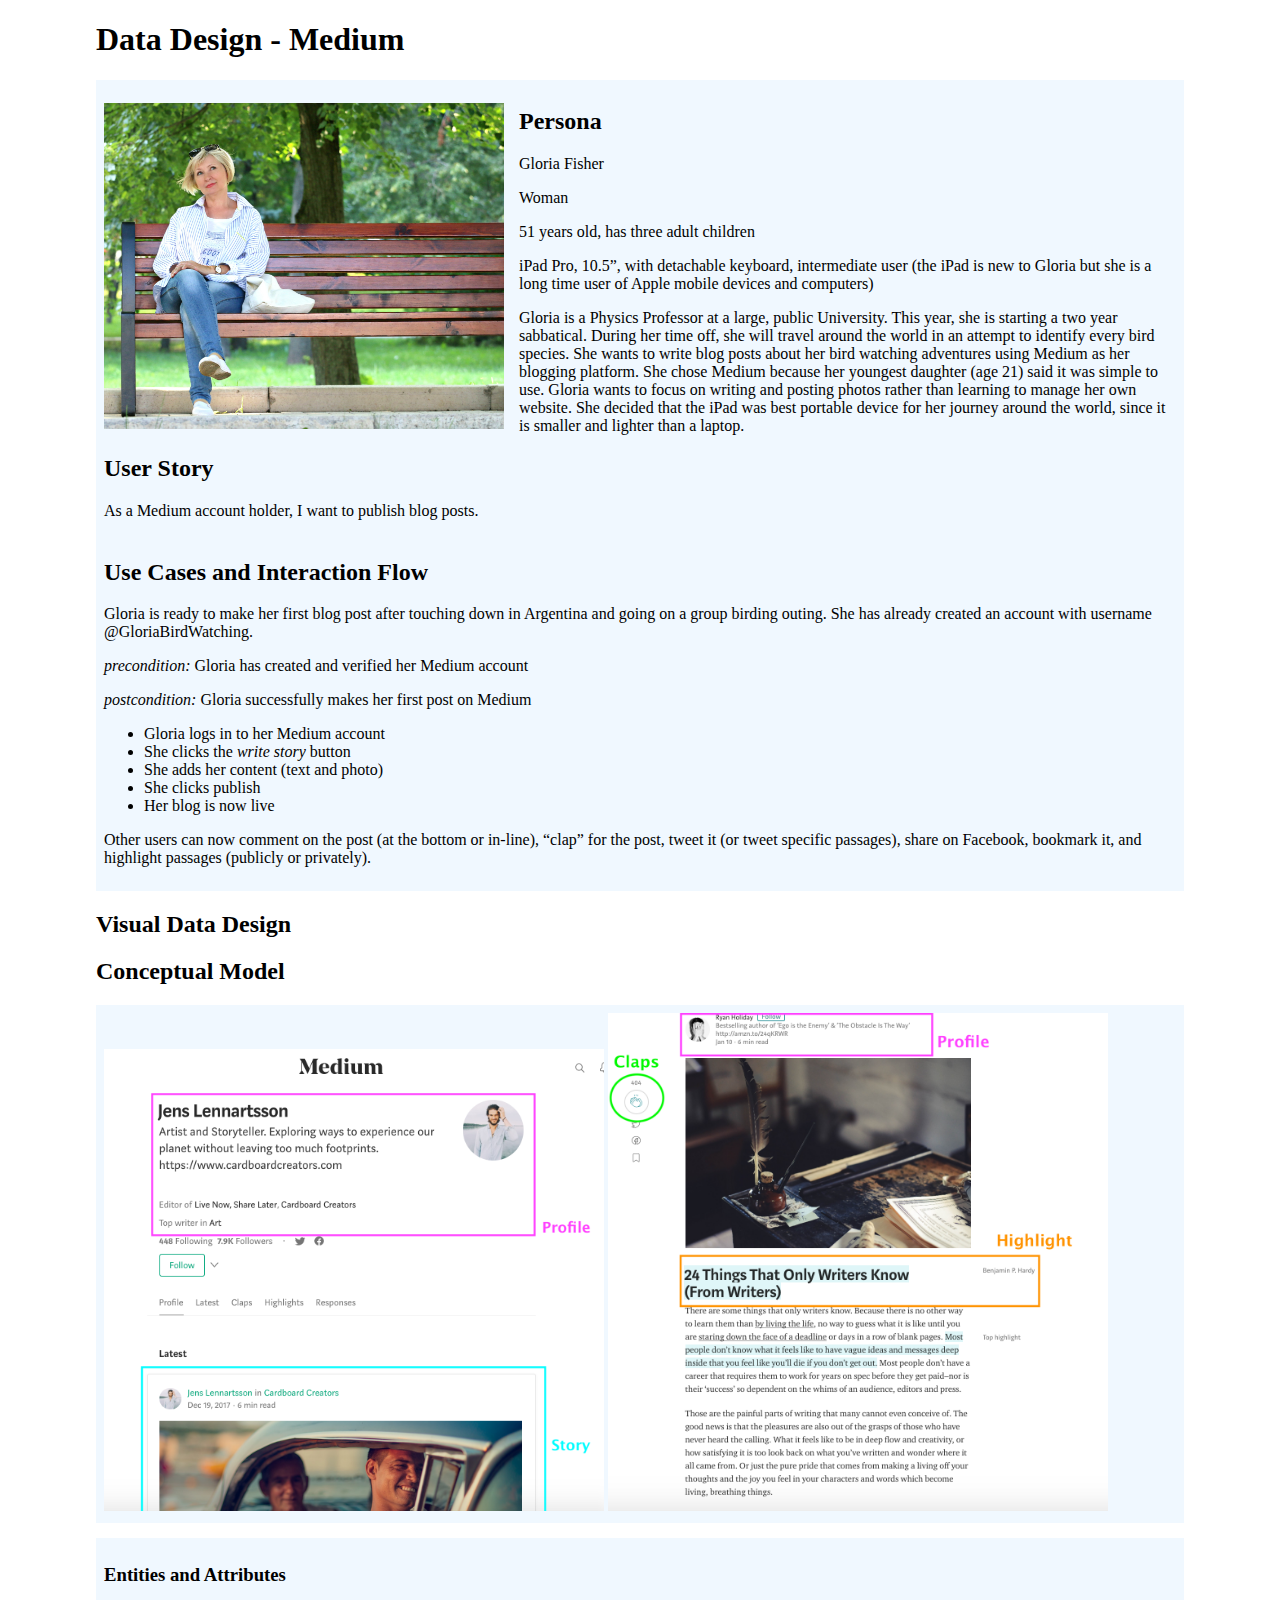
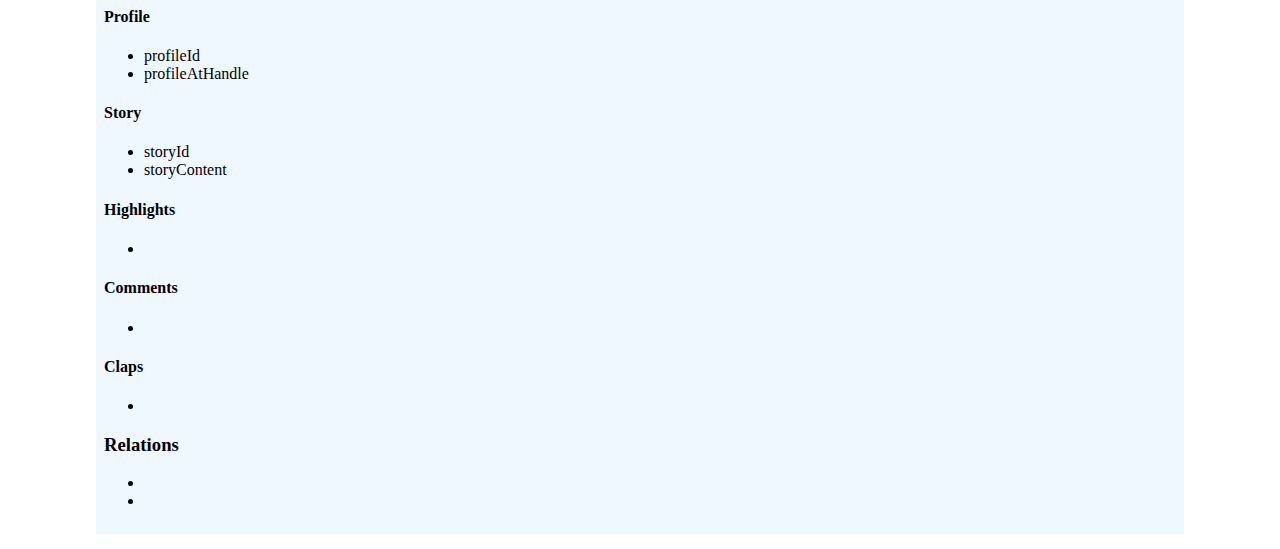
<file: index.html>
<!DOCTYPE html>
<html lang="en">
	<head>
		<meta charset="UTF-8">
		<title>Data Design Project</title>
		<link rel="stylesheet" type="text/css" href="style.css" />
	</head>
	<body>
		<h1>Data Design - Medium</h1>
		<div class="persona">
			<img class="persona" src="Images/woman-gloria-persona.jpeg" alt="Photo of Gloria" width="400" />
		<h2>Persona</h2>
		<p>Gloria Fisher</p>
		<p>Woman</p>
		<p>51 years old, has three adult children</p>
		<p>iPad Pro, 10.5”, with detachable keyboard, intermediate user (the iPad is new to Gloria but she is a long time user of Apple mobile devices and computers)</p>
		<p>Gloria is a Physics Professor at a large, public University. This year, she is starting a two year sabbatical. During her time off, she will travel around the world in an attempt to identify every bird species. She wants to write blog posts about her bird watching adventures using Medium as her blogging platform. She chose Medium because her youngest daughter (age 21) said it was simple to use. Gloria wants to focus on writing and posting photos rather than learning to manage her own website. She decided that the iPad was best portable device for her journey around the world, since it is smaller and lighter than a laptop.</p>
		<h2>User Story</h2>
		<p>As a Medium account holder, I want to publish blog posts.</p>
		</div>

		<br>
		<br>

		<div class="usecases">
		<h2>Use Cases and Interaction Flow</h2>
		<p>Gloria is ready to make her first blog post after touching down in Argentina and going on a group birding outing. She has already created an account with username @GloriaBirdWatching.</p>
		<p><em>precondition:</em> Gloria has created and verified her Medium account</p>
		<p><em>postcondition:</em> Gloria successfully makes her first post on Medium</p>
		<ul>
			<li>Gloria logs in to her Medium account</li>
			<li>She clicks the <em>write story</em> button</li>
			<li>She adds her content (text and photo)</li>
			<li>She clicks publish</li>
			<li>Her blog is now live</li>
		</ul>
		<p>Other users can now comment on the post (at the bottom or in-line), “clap” for the post, tweet it (or tweet specific passages), share on Facebook, bookmark it, and highlight passages (publicly or privately).</p>
		</div>

		<h2>Visual Data Design</h2>
		<h2>Conceptual Model</h2>

		<div>
		<img class=conceptualmodel src="Images/Medium-Profile-Image.png" alt="Medium Profile" width="500" />
			<img class=conceptualmodelstory src="Images/Medium-Story-Image.png" alt="Medium Story" width="500" />
		</div>

		<div>
		<h3>Entities and Attributes</h3>
			<h4>Profile</h4>
				<ul>
					<li>profileId</li>
					<li>profileAtHandle</li>
				</ul>
			<h4>Story</h4>
				<ul>
					<li>storyId</li>
					<li>storyContent</li>
				</ul>
			<h4>Highlights</h4>
				<ul>
					<li></li>
				</ul>
			<h4>Comments</h4>
				<ul>
					<li></li>
				</ul>
			<h4>Claps</h4>
				<ul>
					<li></li>
				</ul>
		<h3>Relations</h3>
			<ul>
				<li></li>
				<li></li>
			</ul>
		</div>
	</body>
</html>
</file>
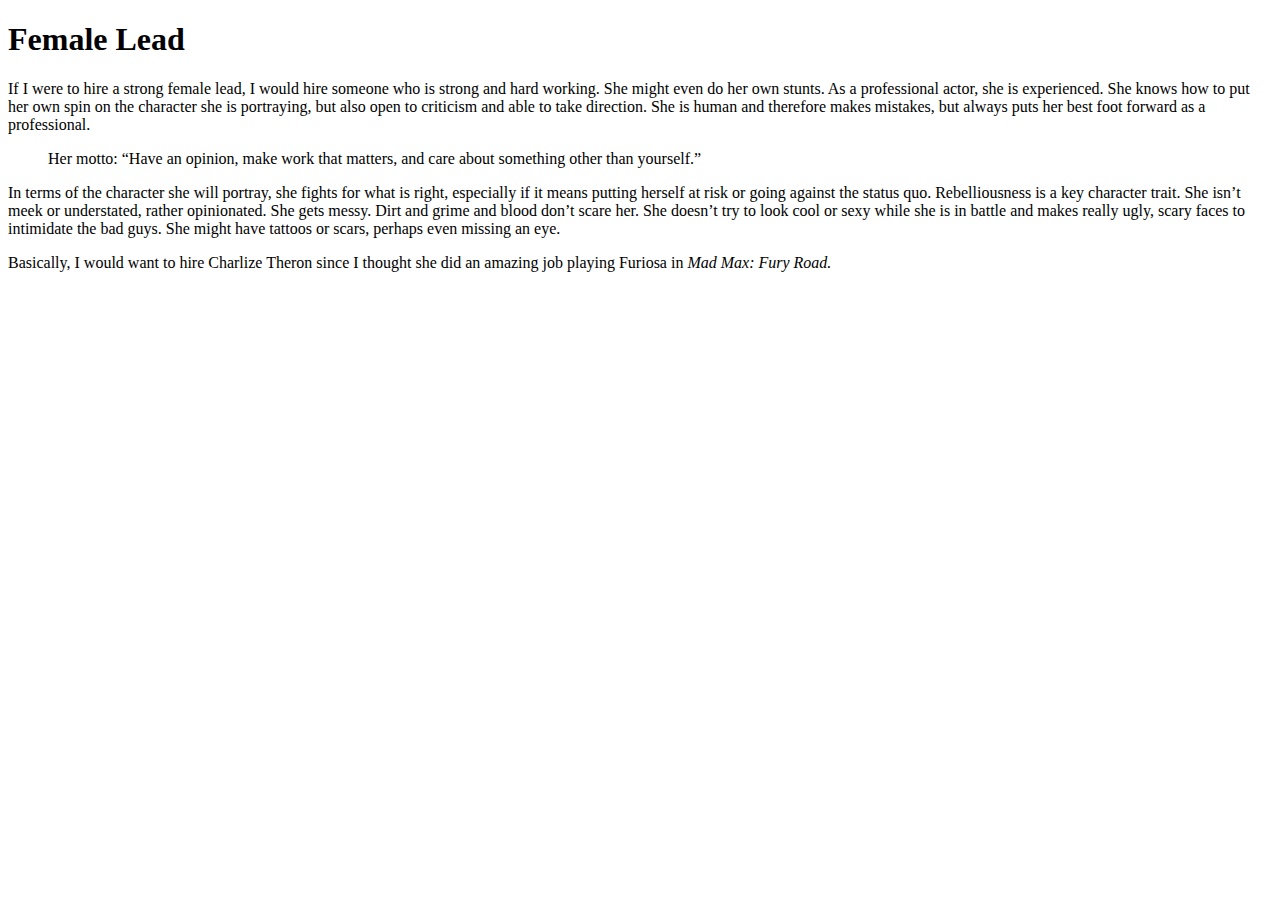
<file: female-lead.html>
<!DOCTYPE html>
<html lang="en">
	<head>
		<meta charset="UTF-8">
		<title>Female Lead</title>
	</head>

	<body>
		<h1>Female Lead</h1>
		<p>If I were to hire a strong female lead, I would hire someone who is strong and hard working. She might even do
			her own stunts. As a professional actor, she is experienced. She knows how to put her own spin on the character
			she is portraying, but also open to criticism and able to take direction. She is human and therefore makes
			mistakes, but always puts her best foot forward as a professional.</p>
		<blockquote>Her motto: “Have an opinion, make work that matters, and care about something other than yourself.”
		</blockquote>
		<p>In terms of the character she will portray, she fights for what is right, especially if it means putting
			herself at risk or going against the status quo. Rebelliousness is a key character trait. She isn’t meek or
			understated, rather opinionated. She gets messy. Dirt and grime and blood don’t scare her. She doesn’t try to
			look cool or sexy while she is in battle and makes really ugly, scary faces to intimidate the bad guys. She might have tattoos or scars, perhaps even missing an eye.</p>
		<p>Basically, I would want to hire Charlize Theron since I thought she did an amazing job playing Furiosa in <em>Mad
			Max: Fury Road.</em></p>
	</body>
</html>
</file>
<file: style.css>
body {
	width: 85%;
	margin: auto;
}

div {
	background-color: aliceblue;
	padding: 8px;
	page-break-after: always;
	margin-bottom: 15px;
}

img.persona {
	float: left;
	padding-right: 15px;
	padding-top: 15px;
}

div.persona {
	float: right
}

h1 {
	font-family: "Avenir Next"
}

h2 {
	font-family: "Avenir Next"
}

h3 {
	font-family: "Avenir Next"
}

h4 {
	font-family: "Avenir Next"
}

p {
	font-family: "Avenir Next"
}

ul {
	font-family: "Avenir Next"
}
</file>
